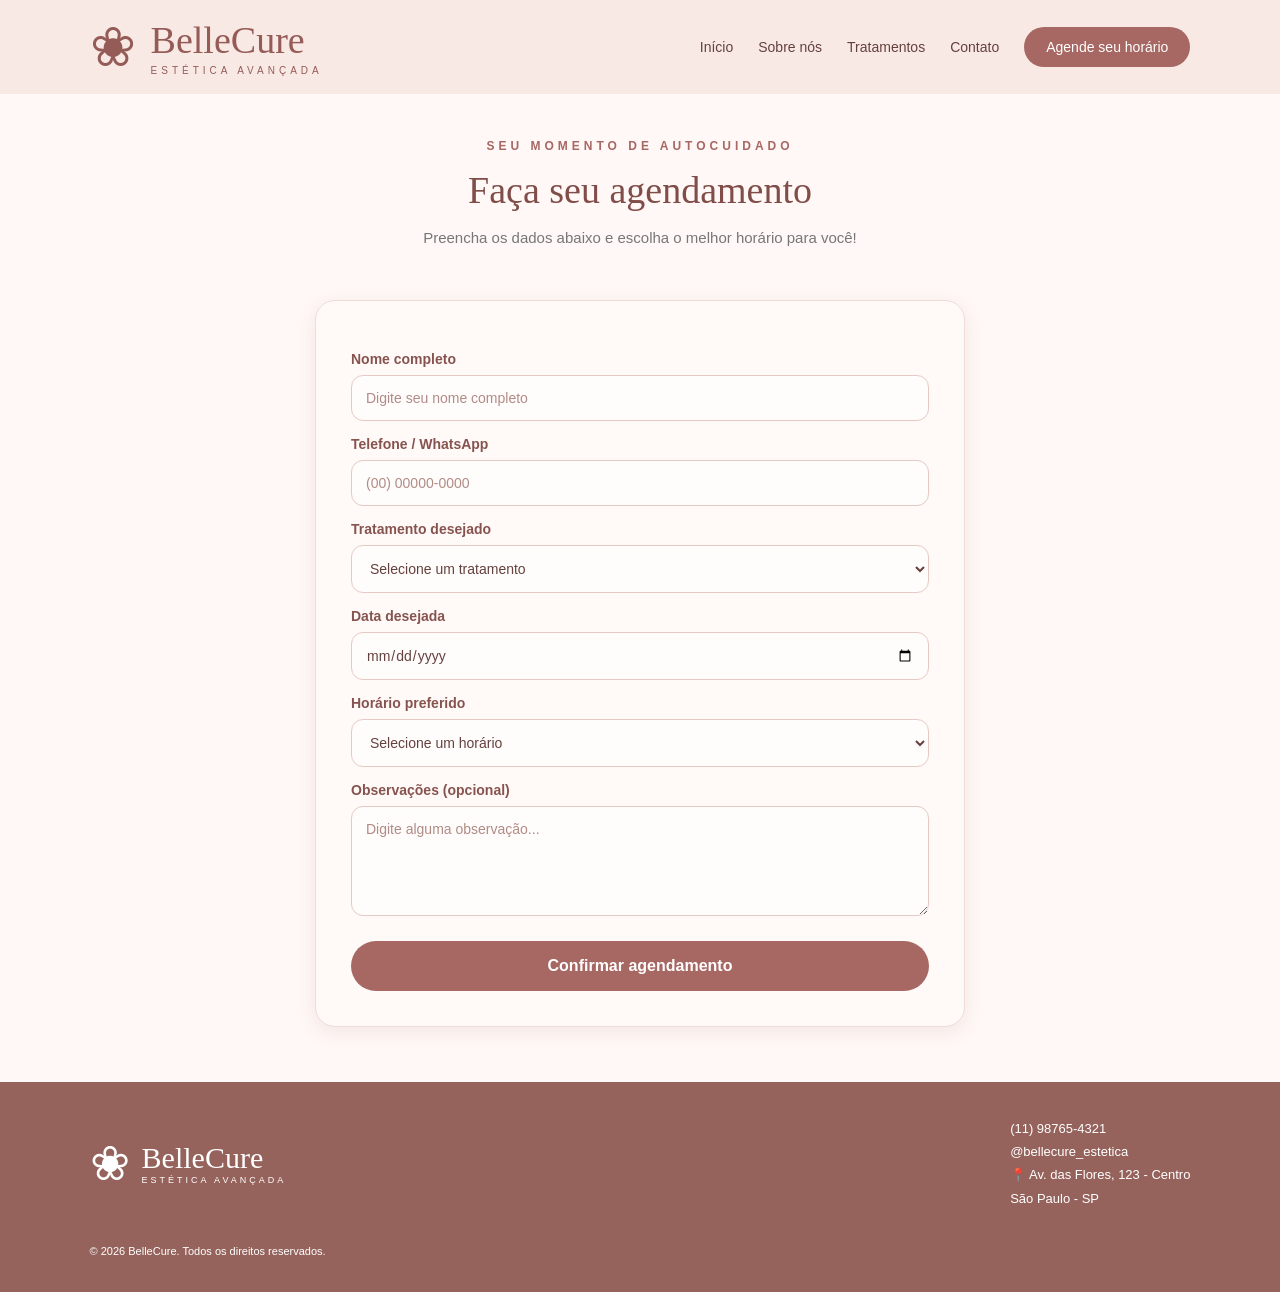
<file: agendamento.html>
<!DOCTYPE html>
<html lang="pt-br">
<head>
    <meta charset="UTF-8">
    <meta name="viewport" content="width=device-width, initial-scale=1.0">
    <title>Agendamento - BelleCure</title>
    <link rel="stylesheet" href="style.css">
</head>
<body>

    <header class="header">

        <div class="logo">
            <span class="icone-logo">❀</span>

            <div>
                <h1>BelleCure</h1>
                <p>ESTÉTICA AVANÇADA</p>
            </div>
        </div>

        <nav class="menu">
            <ul>
                <li><a href="index.html">Início</a></li>
                <li><a href="index.html#sobre">Sobre nós</a></li>
                <li><a href="index.html#tratamentos">Tratamentos</a></li>
                <li><a href="index.html#contato">Contato</a></li>
                <li><a href="agendamento.html" class="botao-menu">Agende seu horário</a></li>
            </ul>
        </nav>

    </header>

    <section class="titulo-agendamento">

        <p class="subtitulo">SEU MOMENTO DE AUTOCUIDADO</p>

        <h2>Faça seu agendamento</h2>

        <p>
            Preencha os dados abaixo e escolha o melhor horário para você!
        </p>

    </section>

    <section class="area-agendamento">

        <div class="formulario-agendamento">

            <form action="#" method="post">

                <label for="nome">Nome completo</label>
                <input type="text" id="nome" name="nome"
                placeholder="Digite seu nome completo" required>

                <label for="telefone">Telefone / WhatsApp</label>
                <input type="tel" id="telefone" name="telefone"
                placeholder="(00) 00000-0000" required>

                <label for="tratamento">Tratamento desejado</label>
                <select id="tratamento" name="tratamento" required>

                    <option value="">Selecione um tratamento</option>
                    <option value="Limpeza de pele">Limpeza de pele - R$ 80,00</option>
                    <option value="Massagem relaxante">Massagem relaxante - R$ 150,00</option>
                    <option value="Hidratação facial">Hidratação facial - R$ 80,00</option>

                </select>

                <label for="data">Data desejada</label>
                <input type="date" id="data" name="data" required>

                <label for="horario">Horário preferido</label>
                <select id="horario" name="horario" required>

                    <option value="">Selecione um horário</option>
                    <option value="08:00">08:00</option>
                    <option value="09:00">09:00</option>
                    <option value="10:00">10:00</option>
                    <option value="11:00">11:00</option>
                    <option value="13:00">13:00</option>
                    <option value="14:00">14:00</option>
                    <option value="15:00">15:00</option>
                    <option value="16:00">16:00</option>
                    <option value="17:00">17:00</option>

                </select>

                <label for="observacoes">Observações (opcional)</label>
                <textarea id="observacoes" name="observacoes"
                placeholder="Digite alguma observação..."></textarea>

                <button type="button" class="botao-agendamento">
                Confirmar agendamento
                </button>

            </form>

        </div>

    </section>

    <footer class="footer">

        <div class="footer-logo">

            <span class="icone-logo">❀</span>

            <div>
                <h2>BelleCure</h2>
                <p>ESTÉTICA AVANÇADA</p>
            </div>

        </div>

        <div class="footer-contato">

            <p>(11) 98765-4321</p>
            <p> @bellecure_estetica</p>
            <p>📍 Av. das Flores, 123 - Centro</p>
            <p>São Paulo - SP</p>

        </div>

        <div class="direitos">
            <p>© 2026 BelleCure. Todos os direitos reservados.</p>
        </div>

    </footer>

</body>
</html>
</file>
<file: style.css>
* {
    margin: 0;
    padding: 0;
    box-sizing: border-box;
}

body {
    font-family: Arial, Helvetica, sans-serif;
    background-color: #fff8f6;
    color: #65413e;
    overflow-x: hidden;
}

html {
    scroll-behavior: smooth;
}

a {
    text-decoration: none;
}

.header {
    background-color: #f9e9e5;
    padding: 15px 7%;
    display: flex;
    align-items: center;
    justify-content: space-between;
    flex-wrap: wrap;
}

.logo {
    display: flex;
    align-items: center;
    gap: 15px;
    color: #955c57;
}

.icone-logo {
    font-size: 55px;
}

.logo h1 {
    font-family: Georgia, serif;
    font-size: 38px;
    font-weight: normal;
}

.logo p {
    font-size: 10px;
    letter-spacing: 4px;
    margin-top: 3px;
}

.menu ul {
    display: flex;
    align-items: center;
    gap: 25px;
    list-style: none;
}

.menu ul li a {
    color: #65413e;
    font-size: 14px;
    transition: 0.3s;
}

.menu ul li a:hover {
    color: #b16e69;
}

.botao-menu {
    background-color: #a76763;
    color: white !important;
    padding: 12px 22px;
    border-radius: 30px;
}

.banner {
    display: flex;
    align-items: center;
    justify-content: space-between;
    background-color: #f5ded9;
    min-height: 330px;
    overflow: hidden;
}

.banner-texto {
    width: 50%;
    padding: 50px 7%;
}

.subtitulo {
    color: #a76763;
    font-size: 12px;
    font-weight: bold;
    letter-spacing: 4px;
    margin-bottom: 15px;
}

.banner-texto h2 {
    font-family: Georgia, serif;
    font-size: 48px;
    font-weight: normal;
    line-height: 1.1;
    color: #804d49;
    margin-bottom: 18px;
}

.banner-texto p {
    font-size: 16px;
    line-height: 1.6;
    margin-bottom: 20px;
}

.banner-imagem {
    width: 50%;
    height: 330px;
}

.banner-imagem img {
    width: 100%;
    height: 100%;
    object-fit: cover;
}

.botao {
    display: inline-block;
    background-color: #a76763;
    color: white;
    padding: 13px 25px;
    border-radius: 30px;
    font-size: 14px;
    font-weight: bold;
    transition: 0.3s;
}

.botao:hover {
    background-color: #814c48;
    transform: translateY(-3px);
}

.sobre {
    display: flex;
    align-items: center;
    justify-content: center;
    gap: 45px;
    padding: 40px 10%;
    background-color: #fffaf8;
}

.sobre-imagem {
    width: 45%;
}

.sobre-imagem img {
    width: 100%;
    height: 220px;
    object-fit: cover;
    border-radius: 12px;
}

.sobre-texto {
    width: 50%;
}

.sobre-texto h2 {
    font-family: Georgia, serif;
    font-size: 32px;
    font-weight: normal;
    color: #804d49;
    margin-bottom: 15px;
}

.sobre-texto p {
    font-size: 14px;
    line-height: 1.6;
}

.tratamentos {
    background-color: #f8e9e5;
    padding: 30px 8%;
    text-align: center;
}

.tratamentos h2 {
    font-family: Georgia, serif;
    font-size: 30px;
    font-weight: normal;
    color: #804d49;
    margin-bottom: 25px;
}

.lista-tratamentos {
    display: flex;
    justify-content: center;
    gap: 20px;
    flex-wrap: wrap;
}

.tratamento-item {
    background-color: #fffaf8;
    width: 31%;
    min-width: 230px;
    padding: 12px;
    border-radius: 15px;
    text-align: left;
    box-shadow: 0 5px 15px rgba(130, 75, 70, 0.10);
    margin-bottom: 10px;
    transition: 0.3s;
}

.tratamento-item:hover {
    transform: translateY(-5px);
}

.tratamento-item img {
    width: 100%;
    height: 115px;
    object-fit: cover;
    border-radius: 10px;
}

.tratamento-item h3 {
    color: #65413e;
    font-size: 16px;
    margin: 10px 5px 5px;
}

.tratamento-item p {
    color: #777;
    font-size: 12px;
    line-height: 1.5;
    margin: 5px;
}

.tratamento-item .preco {
    color: #8e504c;
    font-size: 18px;
    margin: 8px 5px 12px;
}

.tratamento-item .botao {
    display: block;
    text-align: center;
    margin: 8px 5px 3px;
    padding: 12px 8px;
}

.beneficios {
    display: flex;
    justify-content: center;
    align-items: center;
    padding: 25px 5%;
    background-color: #f9e9e5;
}

.beneficio-item {
    width: 25%;
    text-align: center;
    padding: 15px;
    border-right: 1px solid #d9b3ac;
}

.beneficio-item:last-child {
    border-right: none;
}

.beneficio-item p {
    font-size: 16px;
    line-height: 1.5;
    color: #87534f;
}

.depoimentos {
    background-color: #fff8f6;
    padding: 35px 9%;
}

.depoimentos h2 {
    font-family: Georgia, serif;
    font-size: 30px;
    font-weight: normal;
    color: #804d49;
    margin-bottom: 20px;
}

.lista-depoimentos {
    display: flex;
    justify-content: center;
    gap: 18px;
    flex-wrap: wrap;
}

.depoimento-item {
    background-color: #fff;
    width: 31%;
    min-width: 220px;
    padding: 18px;
    border-radius: 12px;
    box-shadow: 0 4px 12px rgba(130, 75, 70, 0.10);
}

.estrelas {
    color: #a76763;
    font-size: 18px;
    margin-bottom: 10px;
}

.depoimento-item p {
    font-size: 13px;
    line-height: 1.5;
    color: #666;
}

.depoimento-item h4 {
    font-size: 13px;
    color: #87534f;
    margin-top: 12px;
}

.footer {
    background-color: #95635c;
    color: white;
    padding: 35px 7%;
    display: flex;
    justify-content: space-between;
    align-items: center;
    flex-wrap: wrap;
    gap: 25px;
}

.footer-logo {
    display: flex;
    align-items: center;
    gap: 12px;
}

.footer-logo h2 {
    font-family: Georgia, serif;
    font-size: 30px;
    font-weight: normal;
}

.footer-logo p {
    font-size: 9px;
    letter-spacing: 3px;
}

.footer-logo .icone-logo {
    font-size: 48px;
}

.footer-contato {
    font-size: 13px;
    line-height: 1.8;
}

.footer-whatsapp {
    text-align: center;
    font-size: 13px;
}

.footer-whatsapp a {
    display: inline-block;
    color: white;
    border: 1px solid white;
    border-radius: 25px;
    padding: 12px 18px;
    margin-top: 12px;
    transition: 0.3s;
}

.footer-whatsapp a:hover {
    background-color: white;
    color: #95635c;
}

.direitos {
    width: 100%;
    font-size: 11px;
    margin-top: 10px;
}

@media screen and (max-width: 768px) {

    .header {
        flex-direction: column;
        gap: 20px;
    }

    .menu ul {
        justify-content: center;
        flex-wrap: wrap;
        gap: 15px;
    }

    .banner {
        flex-direction: column;
    }

    .banner-texto {
        width: 100%;
        padding: 35px 8%;
    }

    .banner-imagem {
        width: 100%;
        height: 250px;
    }

    .sobre {
        flex-direction: column;
        padding: 30px 8%;
    }

    .sobre-imagem,
    .sobre-texto {
        width: 100%;
    }

    .tratamento-item {
        width: 100%;
    }

    .beneficios {
        flex-wrap: wrap;
    }

    .beneficio-item {
        width: 50%;
        border-right: none;
    }

    .depoimento-item {
        width: 100%;
    }

    .footer {
        flex-direction: column;
        text-align: center;
    }

    .footer-logo {
        justify-content: center;
    }
}

.titulo-agendamento {
    background-color: #fff8f6;
    text-align: center;
    padding: 45px 20px 30px;
}

.titulo-agendamento h2 {
    font-family: Georgia, serif;
    font-size: 38px;
    font-weight: normal;
    color: #804d49;
    margin-bottom: 15px;
}

.titulo-agendamento > p:last-child {
    color: #777;
    font-size: 15px;
    line-height: 1.5;
}

.area-agendamento {
    background-color: #fff8f6;
    display: flex;
    justify-content: center;
    padding: 20px 20px 55px;
}

.formulario-agendamento {
    background-color: #fffaf8;
    width: 100%;
    max-width: 650px;
    padding: 35px;
    border-radius: 20px;
    box-shadow: 0 5px 20px rgba(130, 75, 70, 0.10);
    border: 1px solid #f0dcd7;
}

.formulario-agendamento form {
    display: flex;
    flex-direction: column;
}

.formulario-agendamento label {
    color: #87534f;
    font-size: 14px;
    font-weight: bold;
    margin-bottom: 8px;
    margin-top: 15px;
}

.formulario-agendamento input,
.formulario-agendamento select,
.formulario-agendamento textarea {
    width: 100%;
    padding: 14px;
    border: 1px solid #e5c9c3;
    border-radius: 12px;
    background-color: #fffdfc;
    color: #65413e;
    font-family: Arial, Helvetica, sans-serif;
    font-size: 14px;
    outline: none;
    transition: 0.3s;
}

.formulario-agendamento input:focus,
.formulario-agendamento select:focus,
.formulario-agendamento textarea:focus {
    border-color: #a76763;
    box-shadow: 0 0 5px rgba(167, 103, 99, 0.20);
}

.formulario-agendamento input::placeholder,
.formulario-agendamento textarea::placeholder {
    color: #b18b85;
}

.formulario-agendamento textarea {
    height: 110px;
    resize: vertical;
}

.botao-agendamento {
    background-color: #a76763;
    color: white;
    border: none;
    border-radius: 30px;
    padding: 16px;
    margin-top: 25px;
    font-size: 16px;
    font-weight: bold;
    cursor: pointer;
    transition: 0.3s;
}

.botao-agendamento:hover {
    background-color: #814c48;
    transform: translateY(-3px);
}

@media screen and (max-width: 768px) {

    .titulo-agendamento {
        padding: 35px 15px 20px;
    }

    .titulo-agendamento h2 {
        font-size: 30px;
    }

    .area-agendamento {
        padding: 15px 15px 35px;
    }

    .formulario-agendamento {
        padding: 22px;
    }

}
</file>
